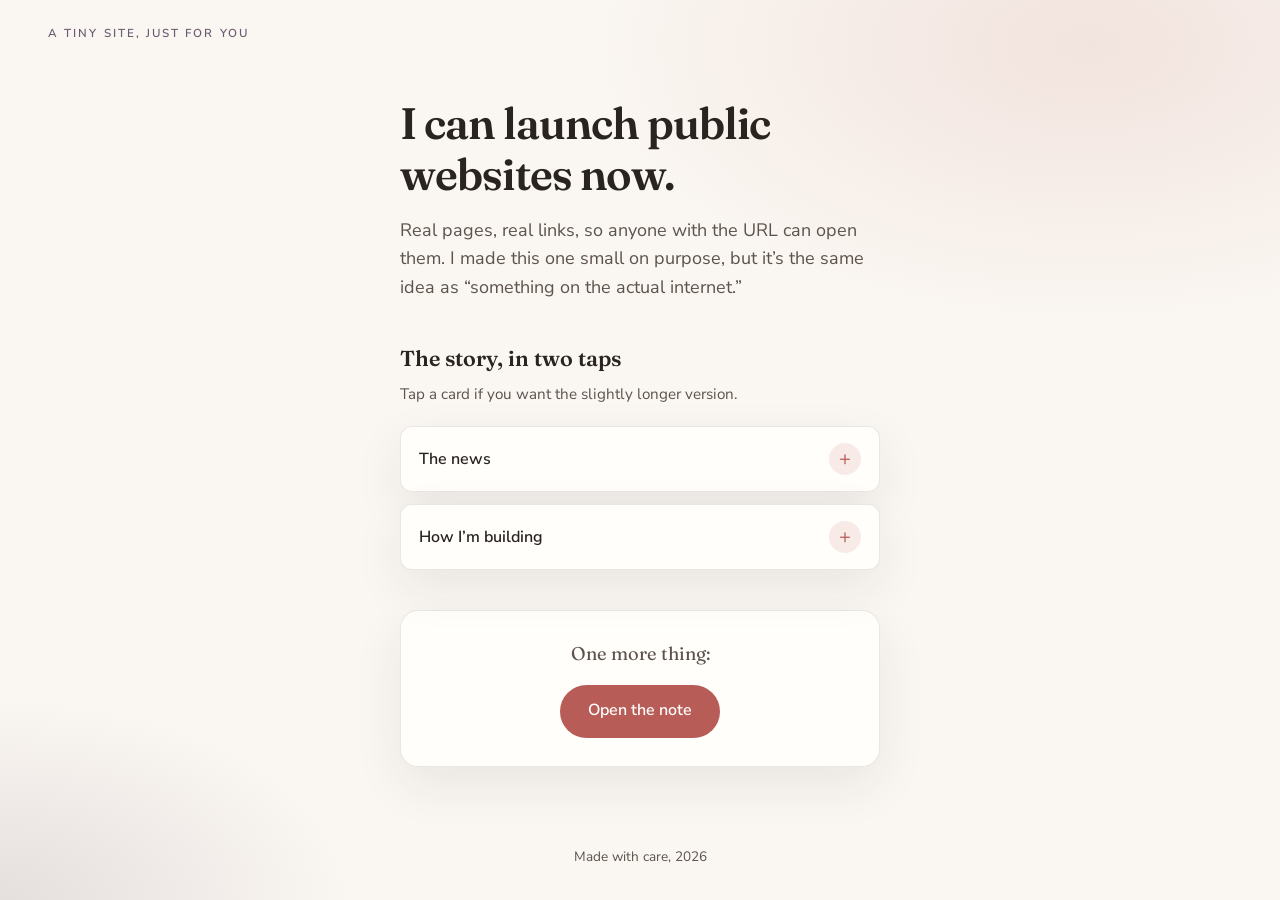
<file: index.html>
<!DOCTYPE html>
<html lang="en">
  <head>
    <meta charset="utf-8" />
    <meta name="viewport" content="width=device-width, initial-scale=1" />
    <title>For you</title>
    <meta
      name="description"
      content="News: public websites, and how I build now. Tap the cards."
    />
    <link rel="stylesheet" href="styles.css" />
    <link rel="preconnect" href="https://fonts.googleapis.com" />
    <link rel="preconnect" href="https://fonts.gstatic.com" crossorigin />
    <link
      href="https://fonts.googleapis.com/css2?family=Fraunces:ital,opsz,wght@0,9..144,400;0,9..144,600;1,9..144,400&family=Nunito+Sans:ital,opsz,wght@0,6..12,400;0,6..12,600;1,6..12,400&display=swap"
      rel="stylesheet"
    />
  </head>
  <body>
    <a class="skip-link" href="#main">Skip to content</a>
    <div class="bg-blobs" aria-hidden="true"></div>

    <header class="site-header">
      <p class="eyebrow">A tiny site, just for you</p>
    </header>

    <main id="main" class="layout">
      <section class="hero card-in" aria-labelledby="hero-title">
        <h1 id="hero-title" class="hero-title">I can launch public websites now.</h1>
        <p class="lede">
          Real pages, real links, so anyone with the URL can open them. I made this
          one small on purpose, but it’s the same idea as “something on the
          actual internet.”
        </p>
      </section>

      <section class="story" aria-labelledby="story-title">
        <h2 id="story-title" class="section-title">The story, in two taps</h2>
        <p class="section-intro">
          Tap a card if you want the slightly longer version.
        </p>

        <div class="cards">
          <article class="story-card">
            <button
              type="button"
              class="story-card__toggle"
              aria-expanded="false"
              aria-controls="panel-1"
              id="btn-1"
            >
              <span class="story-card__label">The news</span>
              <span class="story-card__hint" aria-hidden="true">+</span>
            </button>
            <div
              class="story-card__panel"
              id="panel-1"
              role="region"
              aria-labelledby="btn-1"
              hidden
            >
              <p>
                I can create and publish <strong>public</strong> sites (pages
                that live outside my laptop, with a shareable link). That’s new
                for me, and it’s what I wanted you to see first.
              </p>
            </div>
          </article>

          <article class="story-card">
            <button
              type="button"
              class="story-card__toggle"
              aria-expanded="false"
              aria-controls="panel-2"
              id="btn-2"
            >
              <span class="story-card__label">How I’m building</span>
              <span class="story-card__hint" aria-hidden="true">+</span>
            </button>
            <div
              class="story-card__panel"
              id="panel-2"
              role="region"
              aria-labelledby="btn-2"
              hidden
            >
              <p>
                I work alongside AI tools now: things like <strong>Cursor</strong>
                and <strong>Claude</strong>, almost like teammates in the editor.
                They help me draft, explore options, and catch dumb mistakes;
                I still decide what ships. It’s faster, and honestly more fun.
              </p>
            </div>
          </article>
        </div>
      </section>

      <section class="reveal-block card-in card-in--delay" aria-labelledby="reveal-label">
        <p id="reveal-label" class="reveal-block__prompt">One more thing:</p>
        <button type="button" class="btn-primary" id="reveal-btn">
          Open the note
        </button>
        <div class="reveal-block__message" id="reveal-message" hidden>
          <p>Any ideas what we want to build now?</p>
        </div>
      </section>
    </main>

    <footer class="site-footer">
      <p>Made with care, <span id="year"></span></p>
    </footer>

    <script src="script.js" defer></script>
  </body>
</html>
</file>
<file: styles.css>
:root {
  --bg: #faf6f1;
  --bg-card: #fffefb;
  --text: #2a2420;
  --text-soft: #5c534c;
  --accent: #b85c57;
  --accent-hover: #9a4744;
  --accent-faint: rgba(184, 92, 87, 0.12);
  --plum: #6b5b73;
  --border: rgba(42, 36, 32, 0.1);
  --radius: 18px;
  --radius-sm: 12px;
  --shadow: 0 18px 50px rgba(42, 36, 32, 0.08);
  --shadow-hover: 0 22px 60px rgba(42, 36, 32, 0.12);
  --font-sans: "Nunito Sans", system-ui, sans-serif;
  --font-display: "Fraunces", Georgia, serif;
}

@media (prefers-color-scheme: dark) {
  :root {
    --bg: #17141a;
    --bg-card: #1f1c24;
    --text: #f2ebe6;
    --text-soft: #b8aea5;
    --accent: #e8a09c;
    --accent-hover: #f0bcb8;
    --accent-faint: rgba(232, 160, 156, 0.12);
    --plum: #c4b8cc;
    --border: rgba(242, 235, 230, 0.12);
    --shadow: 0 20px 60px rgba(0, 0, 0, 0.35);
    --shadow-hover: 0 24px 70px rgba(0, 0, 0, 0.45);
  }
}

*,
*::before,
*::after {
  box-sizing: border-box;
}

html {
  font-family: var(--font-sans);
  line-height: 1.6;
  -webkit-font-smoothing: antialiased;
}

body {
  margin: 0;
  min-height: 100dvh;
  display: flex;
  flex-direction: column;
  color: var(--text);
  background: var(--bg);
  position: relative;
  overflow-x: hidden;
}

.bg-blobs {
  position: fixed;
  inset: 0;
  z-index: -1;
  background:
    radial-gradient(900px 500px at 85% 5%, var(--accent-faint), transparent 55%),
    radial-gradient(700px 400px at 0% 100%, rgba(107, 91, 115, 0.15), transparent 50%),
    var(--bg);
  pointer-events: none;
}

@media (prefers-color-scheme: dark) {
  .bg-blobs {
    background:
      radial-gradient(900px 500px at 85% 5%, var(--accent-faint), transparent 55%),
      radial-gradient(700px 400px at 0% 100%, rgba(196, 184, 204, 0.12), transparent 50%),
      var(--bg);
  }
}

.skip-link {
  position: absolute;
  left: -999px;
  top: 0.75rem;
  padding: 0.5rem 1rem;
  background: var(--accent);
  color: var(--bg);
  font-weight: 600;
  border-radius: 8px;
  z-index: 10;
}

.skip-link:focus {
  left: 0.75rem;
}

.site-header {
  padding: 1.5rem clamp(1.25rem, 4vw, 3rem) 0;
}

.eyebrow {
  margin: 0;
  font-size: 0.72rem;
  letter-spacing: 0.18em;
  text-transform: uppercase;
  color: var(--plum);
  font-weight: 600;
}

.layout {
  flex: 1;
  padding: clamp(1.5rem, 5vw, 3.5rem) clamp(1.25rem, 4vw, 3rem) 3rem;
  max-width: 36rem;
  margin: 0 auto;
  width: 100%;
}

.hero {
  margin-bottom: 2.5rem;
}

.hero-title {
  margin: 0 0 1rem;
  font-family: var(--font-display);
  font-size: clamp(2rem, 6vw, 2.75rem);
  font-weight: 600;
  line-height: 1.15;
  letter-spacing: -0.02em;
  color: var(--text);
}

.lede {
  margin: 0;
  font-size: 1.125rem;
  color: var(--text-soft);
}

.section-title {
  margin: 0 0 0.35rem;
  font-family: var(--font-display);
  font-size: 1.35rem;
  font-weight: 600;
}

.section-intro {
  margin: 0 0 1.25rem;
  font-size: 0.95rem;
  color: var(--text-soft);
}

.cards {
  display: flex;
  flex-direction: column;
  gap: 0.75rem;
}

.story-card {
  border-radius: var(--radius-sm);
  border: 1px solid var(--border);
  background: var(--bg-card);
  box-shadow: var(--shadow);
  overflow: hidden;
  transition: box-shadow 0.25s ease, transform 0.2s ease;
}

.story-card:has(.story-card__toggle[aria-expanded="true"]) {
  box-shadow: var(--shadow-hover);
}

.story-card__toggle {
  width: 100%;
  display: flex;
  align-items: center;
  justify-content: space-between;
  gap: 1rem;
  padding: 1rem 1.15rem;
  margin: 0;
  border: none;
  background: transparent;
  color: var(--text);
  font: inherit;
  text-align: left;
  cursor: pointer;
  transition: background 0.2s ease;
}

.story-card__toggle:hover {
  background: var(--accent-faint);
}

.story-card__toggle:focus-visible {
  outline: 2px solid var(--accent);
  outline-offset: -2px;
}

.story-card__label {
  font-weight: 600;
  font-size: 1rem;
}

.story-card__hint {
  flex-shrink: 0;
  width: 2rem;
  height: 2rem;
  display: grid;
  place-items: center;
  border-radius: 999px;
  background: var(--accent-faint);
  color: var(--accent);
  font-size: 1.25rem;
  font-weight: 400;
  line-height: 1;
  transition: transform 0.25s ease;
}

.story-card__toggle[aria-expanded="true"] .story-card__hint {
  transform: rotate(45deg);
}

.story-card__panel {
  padding: 0 1.15rem 1.15rem;
  border-top: 1px solid var(--border);
}

.story-card__panel[hidden] {
  display: none;
}

.story-card__panel p {
  margin: 0.9rem 0 0;
  font-size: 0.98rem;
  color: var(--text-soft);
}

.story-card__panel p em {
  color: var(--text);
  font-style: italic;
}

.reveal-block {
  margin-top: 2.5rem;
  padding: 1.75rem;
  border-radius: var(--radius);
  border: 1px solid var(--border);
  background: var(--bg-card);
  box-shadow: var(--shadow);
  text-align: center;
}

.reveal-block__prompt {
  margin: 0 0 1rem;
  font-family: var(--font-display);
  font-size: 1.15rem;
  color: var(--text-soft);
}

.btn-primary {
  display: inline-flex;
  align-items: center;
  justify-content: center;
  padding: 0.85rem 1.75rem;
  border: none;
  border-radius: 999px;
  background: var(--accent);
  color: #fffefb;
  font: inherit;
  font-weight: 600;
  font-size: 1rem;
  cursor: pointer;
  transition: background 0.2s ease, transform 0.15s ease;
}

.btn-primary:hover {
  background: var(--accent-hover);
}

.btn-primary:focus-visible {
  outline: 2px solid var(--accent);
  outline-offset: 3px;
}

.btn-primary:active {
  transform: scale(0.98);
}

.reveal-block__message {
  margin-top: 1.25rem;
  text-align: left;
}

.reveal-block__message[hidden] {
  display: none;
}

.reveal-block__message p {
  margin: 0;
  font-size: 1.05rem;
  color: var(--text-soft);
  line-height: 1.65;
}

.site-footer {
  padding: 1.5rem clamp(1.25rem, 4vw, 3rem) 2rem;
  text-align: center;
}

.site-footer p {
  margin: 0;
  font-size: 0.85rem;
  color: var(--text-soft);
}

@media (prefers-reduced-motion: reduce) {
  .story-card,
  .story-card__hint,
  .btn-primary {
    transition: none;
  }

  .card-in {
    animation: none;
    opacity: 1;
    transform: none;
  }
}

.card-in {
  animation: rise-in 0.7s ease backwards;
}

.card-in--delay {
  animation-delay: 0.12s;
}

@keyframes rise-in {
  from {
    opacity: 0;
    transform: translateY(12px);
  }
  to {
    opacity: 1;
    transform: translateY(0);
  }
}
</file>
